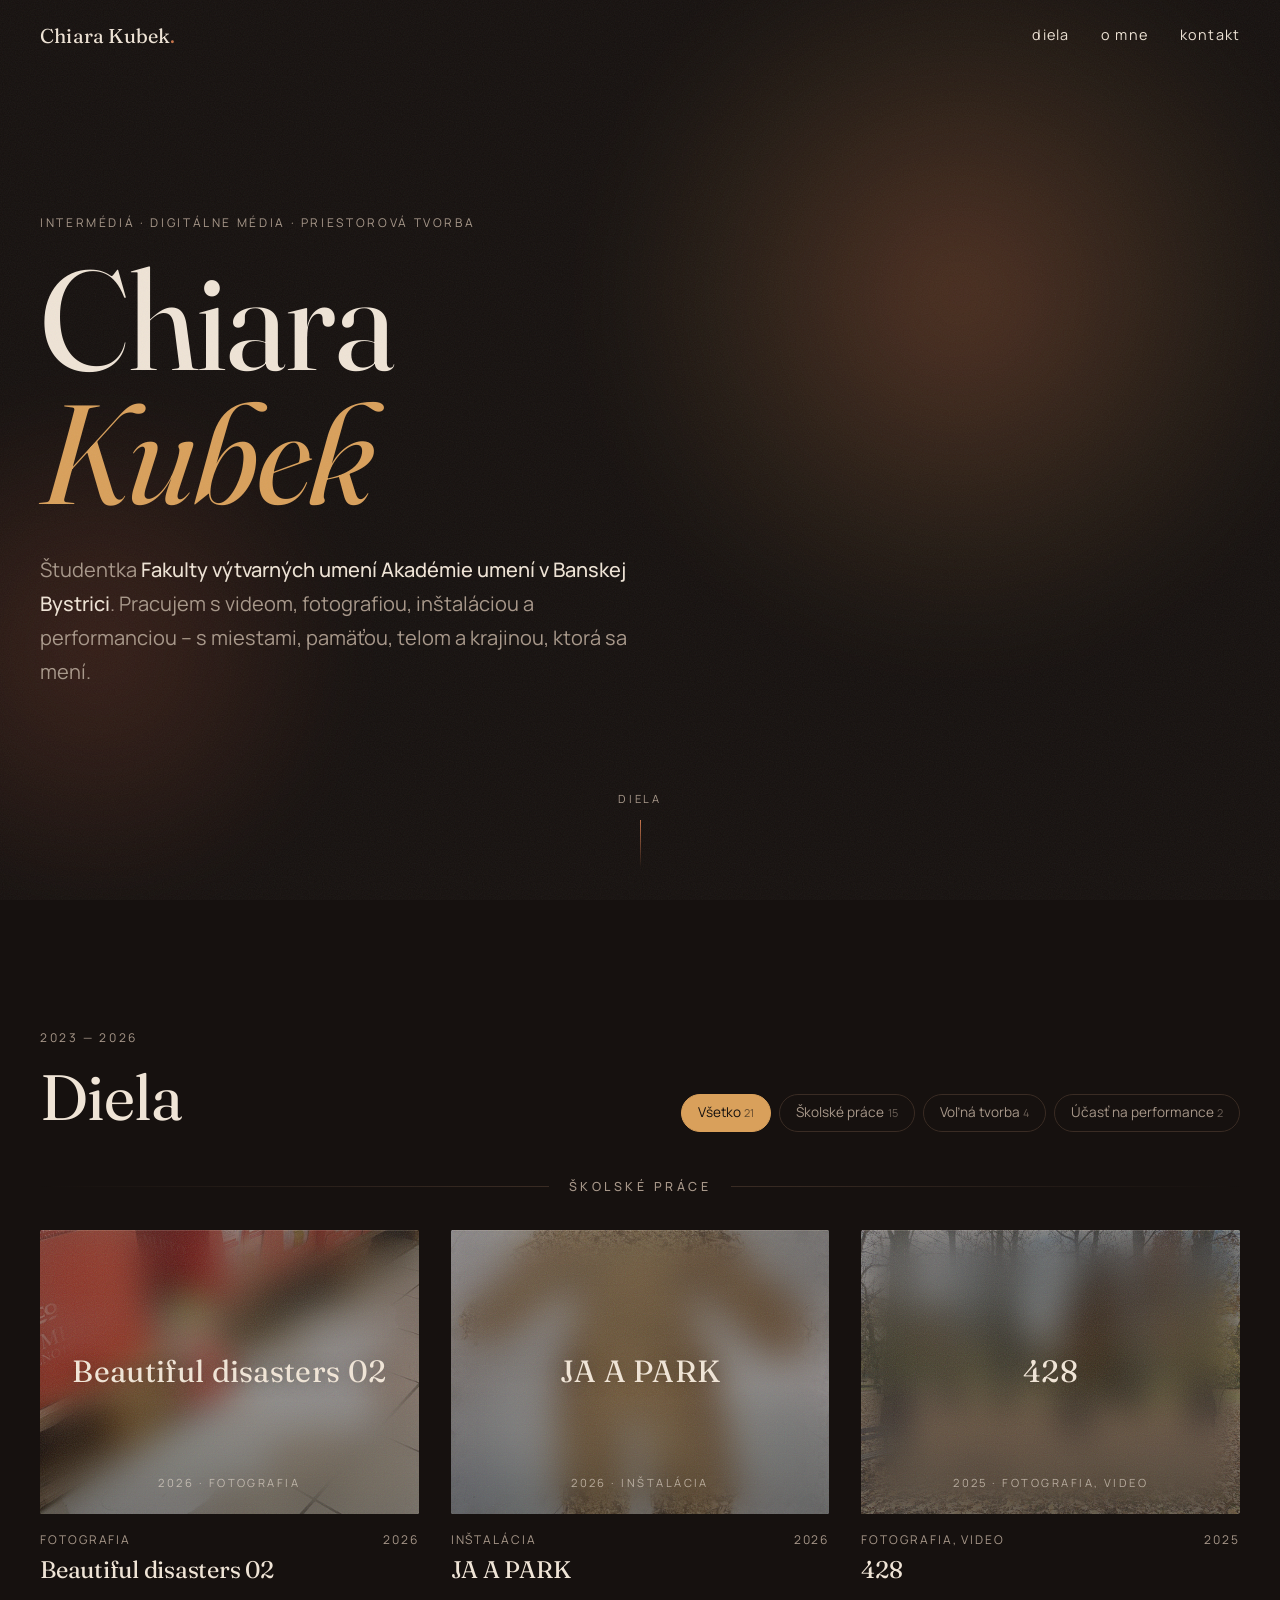
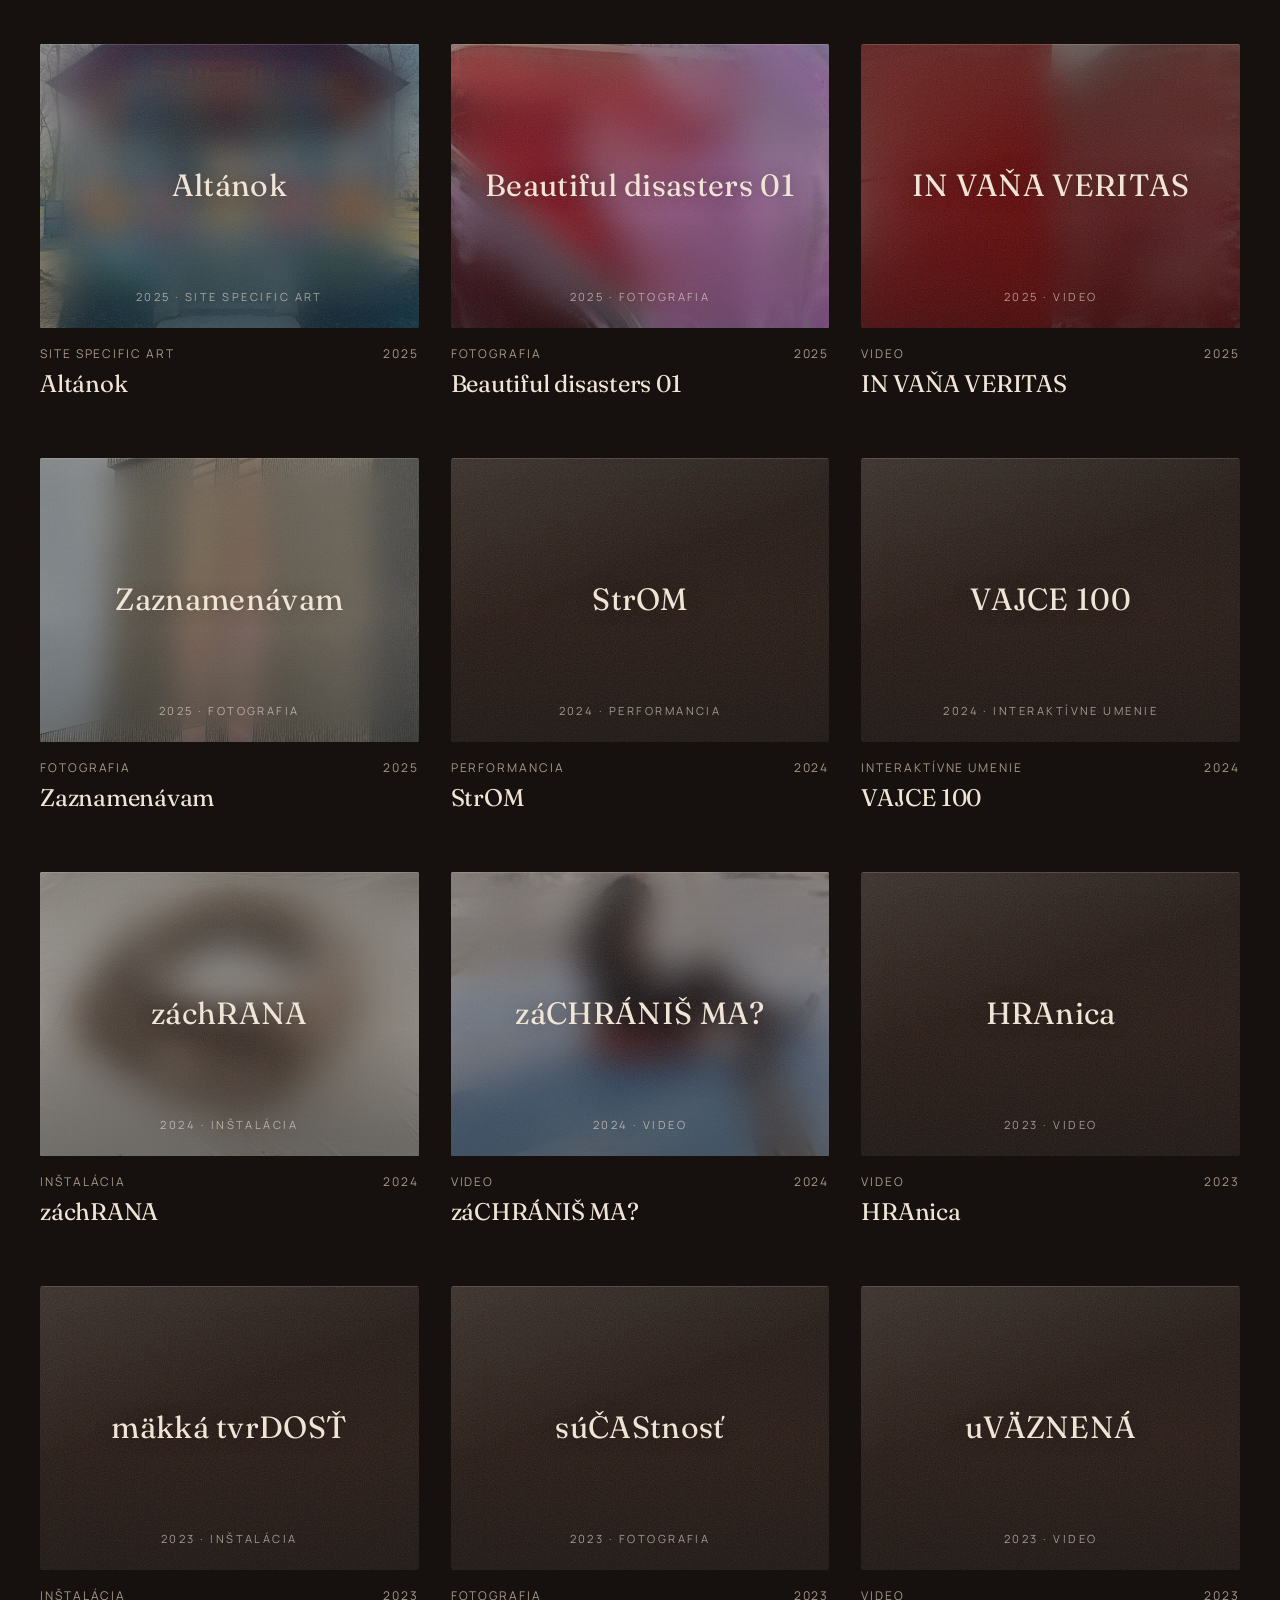
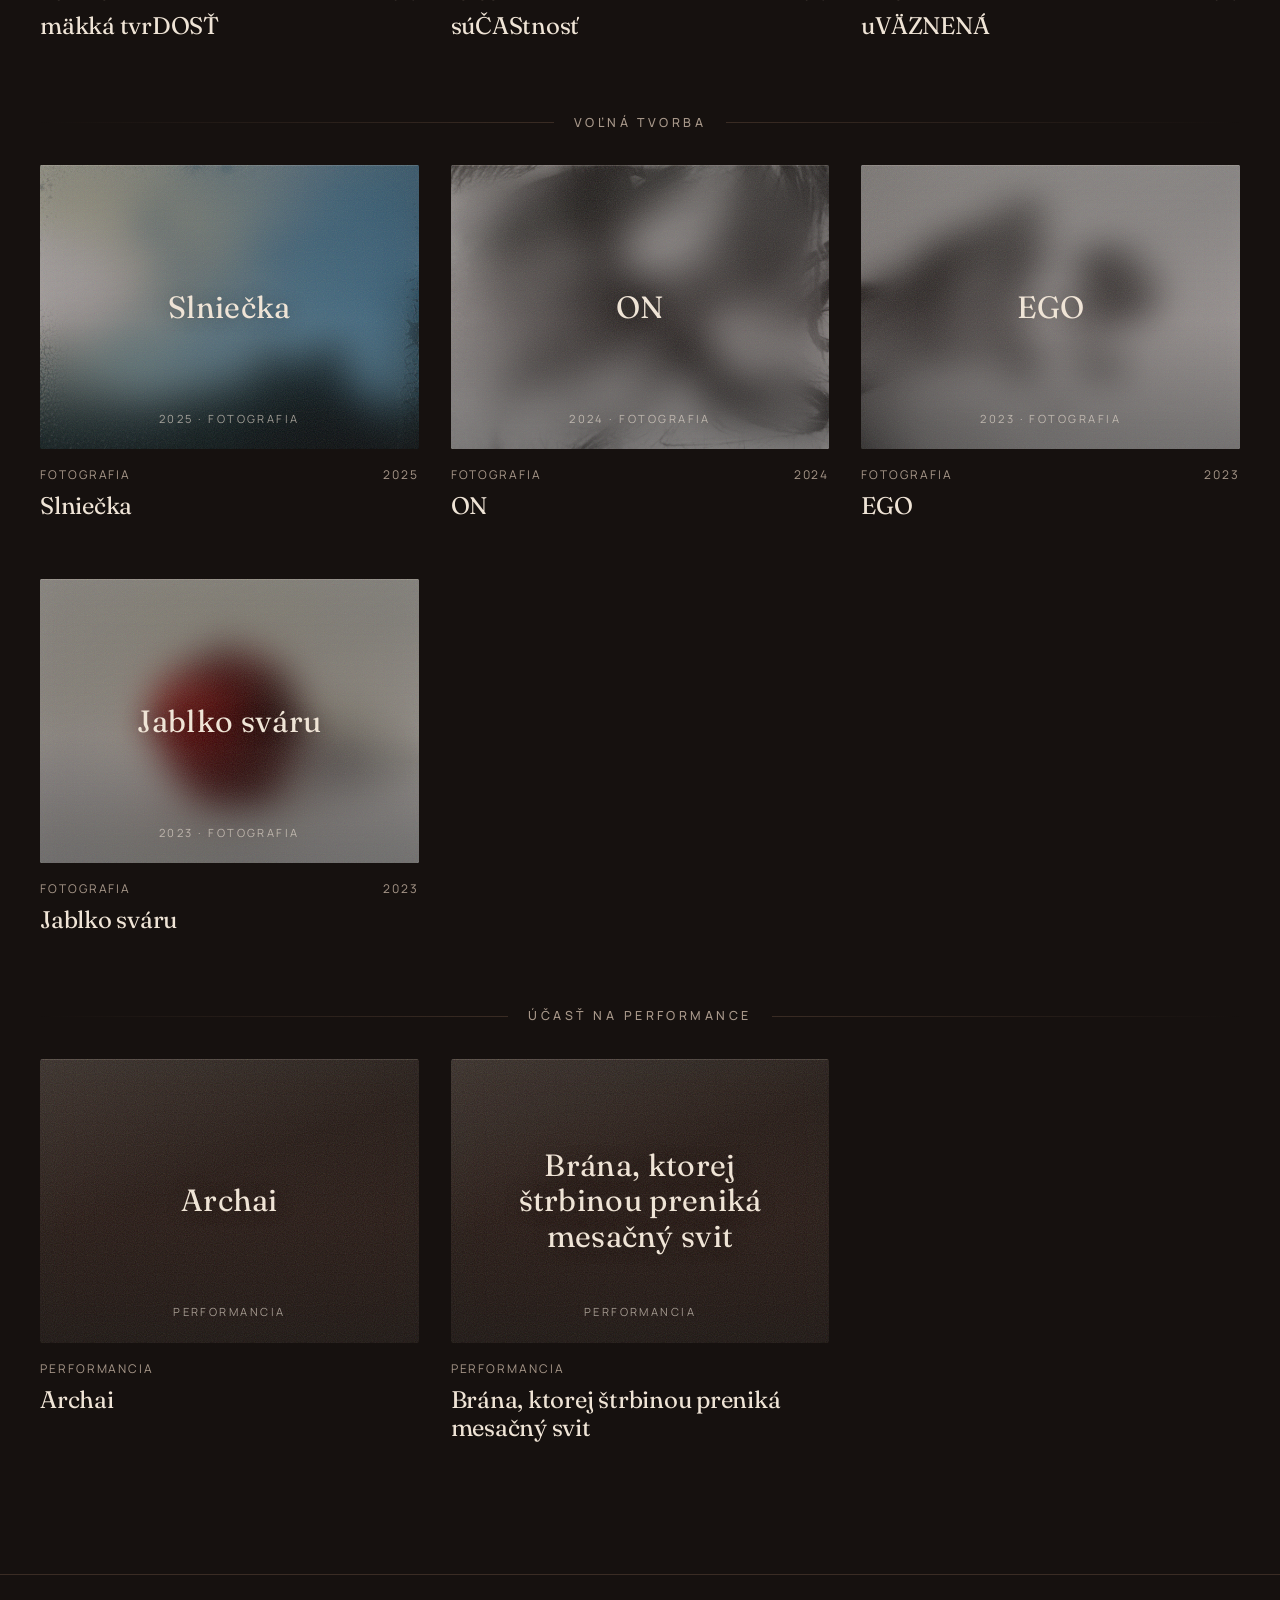
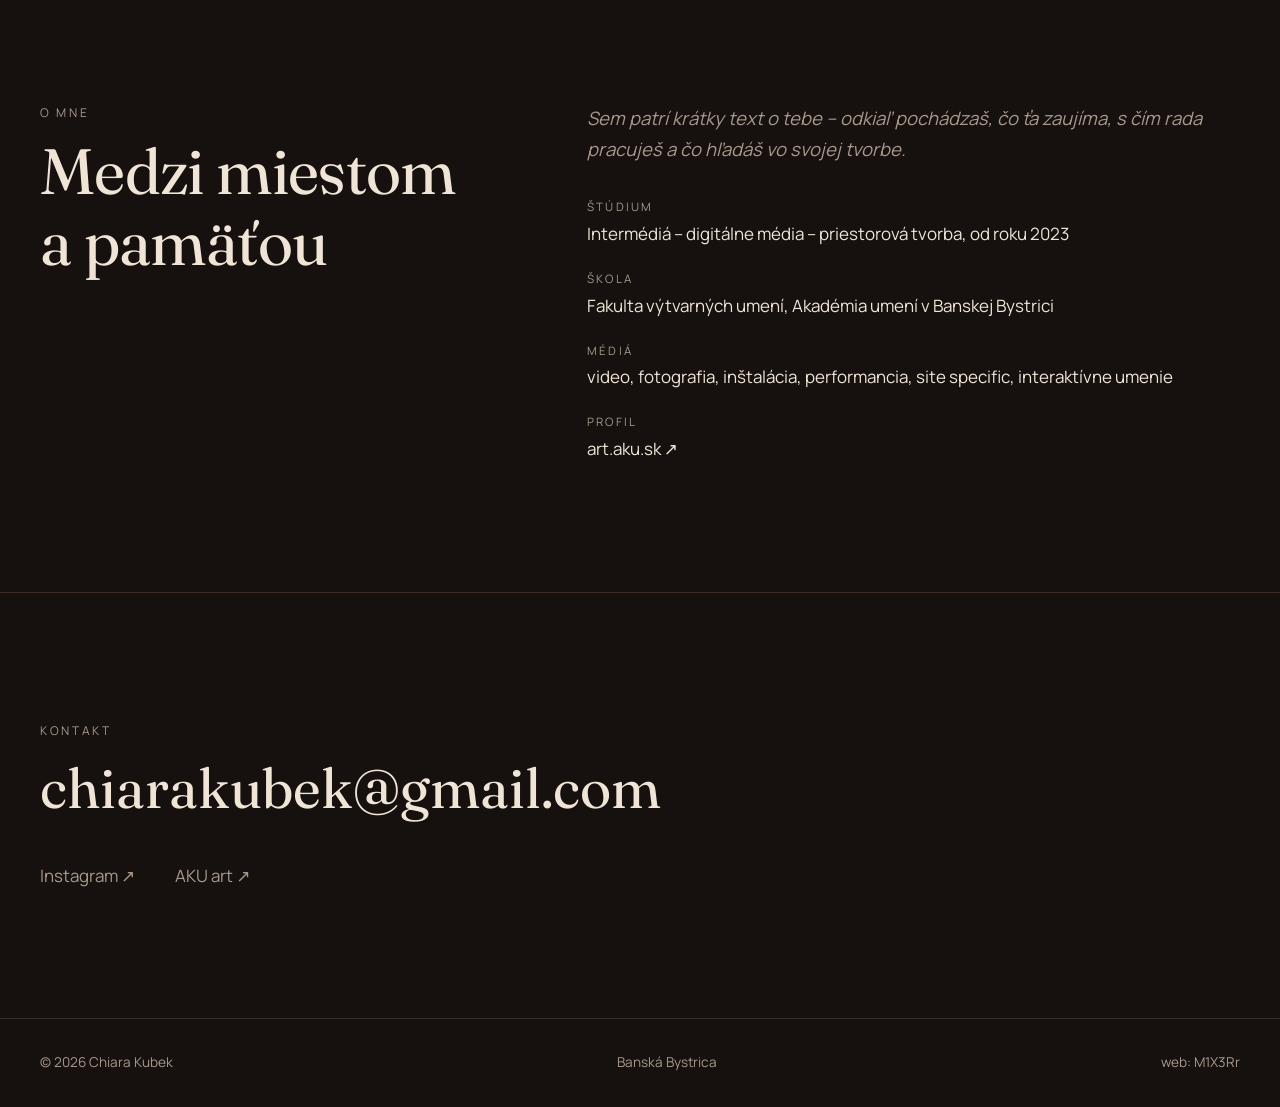
<file: index.html>
<!DOCTYPE html>
<html lang="sk" class="no-js">
<head>
  <meta charset="utf-8">
  <meta name="viewport" content="width=device-width, initial-scale=1">
  <title>Chiara Kubek — portfólio</title>
  <meta name="description" content="Portfólio Chiary Kubek – Intermédiá, digitálne média a priestorová tvorba, Fakulta výtvarných umení AKU v Banskej Bystrici.">
  <meta property="og:title" content="Chiara Kubek — portfólio">
  <meta property="og:description" content="Intermédiá – digitálne média – priestorová tvorba">
  <meta property="og:type" content="website">
  <meta name="theme-color" content="#16110f">
  <link rel="icon" href="assets/img/favicon.svg" type="image/svg+xml">
  <link rel="preconnect" href="https://fonts.googleapis.com">
  <link rel="preconnect" href="https://fonts.gstatic.com" crossorigin>
  <link rel="stylesheet" href="https://fonts.googleapis.com/css2?family=Fraunces:ital,opsz,wght@0,9..144,300..500;1,9..144,300..500&family=Manrope:wght@300..600&display=swap">
  <link rel="stylesheet" href="assets/css/style.css">
</head>
<body>
  <header class="site-header">
    <div class="wrap">
      <a class="brand" href="index.html">Chiara Kubek<span>.</span></a>
      <button class="nav-toggle" type="button" aria-label="Menu" aria-expanded="false" aria-controls="nav">
        <span></span><span></span>
      </button>
      <nav class="nav" id="nav">
        <a class="link" href="#diela">diela</a>
        <a class="link" href="#o-mne">o mne</a>
        <a class="link" href="#kontakt">kontakt</a>
      </nav>
    </div>
  </header>

  <main>
    <section class="hero">
      <div class="hero-glow" aria-hidden="true"></div>
      <div class="hero-glow alt" aria-hidden="true"></div>
      <div class="wrap">
        <p class="eyebrow reveal">Intermédiá · digitálne média · priestorová tvorba</p>
        <h1 class="reveal" style="--delay: 120ms">Chiara<br><em>Kubek</em></h1>
        <p class="hero-lead reveal" style="--delay: 260ms">
          Študentka <strong>Fakulty výtvarných umení Akadémie umení v Banskej Bystrici</strong>.
          Pracujem s videom, fotografiou, inštaláciou a performanciou – s miestami,
          pamäťou, telom a krajinou, ktorá sa mení.
        </p>
      </div>
      <a class="scroll-hint" href="#diela">diela</a>
    </section>

    <section class="section" id="diela">
      <div class="wrap">
        <div class="section-head">
          <div>
            <p class="eyebrow reveal">2023 — 2026</p>
            <h2 class="reveal">Diela</h2>
          </div>
          <div class="filters reveal" role="group" aria-label="Filtrovať podľa skupiny" id="filters"></div>
        </div>
        <div class="grid" id="works-grid"></div>
      </div>
    </section>

    <section class="section" id="o-mne">
      <div class="wrap about">
        <div>
          <p class="eyebrow reveal">O mne</p>
          <h2 class="section-title reveal">Medzi miestom<br>a&nbsp;pamäťou</h2>
        </div>
        <div class="about-text">
          <p class="placeholder reveal">
            Sem patrí krátky text o tebe – odkiaľ pochádzaš, čo ťa zaujíma, s čím rada pracuješ
            a čo hľadáš vo svojej tvorbe.
          </p>
          <dl class="facts reveal">
            <div>
              <dt>Štúdium</dt>
              <dd>Intermédiá – digitálne média – priestorová tvorba, od roku 2023</dd>
            </div>
            <div>
              <dt>Škola</dt>
              <dd>Fakulta výtvarných umení, Akadémia umení v Banskej Bystrici</dd>
            </div>
            <div>
              <dt>Médiá</dt>
              <dd>video, fotografia, inštalácia, performancia, site specific, interaktívne umenie</dd>
            </div>
            <div>
              <dt>Profil</dt>
              <dd><a class="link" href="https://art.aku.sk/autori/971/chiara-kubekova" target="_blank" rel="noopener">art.aku.sk ↗</a></dd>
            </div>
          </dl>
        </div>
      </div>
    </section>

    <section class="section" id="kontakt">
      <div class="wrap">
        <p class="eyebrow reveal">Kontakt</p>
        <a class="contact-big link reveal" href="mailto:chiarakubek@gmail.com">chiarakubek@gmail.com</a>
        <ul class="contact-list reveal">
          <li><a class="link" href="https://www.instagram.com/" target="_blank" rel="noopener">Instagram ↗</a></li>
          <li><a class="link" href="https://art.aku.sk/autori/971/chiara-kubekova" target="_blank" rel="noopener">AKU art ↗</a></li>
        </ul>
      </div>
    </section>
  </main>

  <footer class="site-footer">
    <div class="wrap">
      <span>© <span data-year></span> Chiara Kubek</span>
      <span>Banská Bystrica</span>
      <span>web: <a class="link" href="https://github.com/M1X3Rr" target="_blank" rel="noopener">M1X3Rr</a></span>
    </div>
  </footer>

  <script src="assets/js/works.js"></script>
  <script src="assets/js/main.js"></script>
</body>
</html>
</file>
<file: assets/css/style.css>
:root {
  --bg: #16110f;
  --surface: #211915;
  --surface-2: #2a201b;
  --line: #3a2c24;
  --text: #efe4d6;
  --muted: #a8988a;
  --accent: #c8734a;
  --amber: #d9a05b;

  --font-display: "Fraunces", Georgia, "Times New Roman", serif;
  --font-body: "Manrope", system-ui, -apple-system, "Segoe UI", sans-serif;

  --ease: cubic-bezier(0.22, 0.61, 0.36, 1);
  --slow: 900ms;
  --mid: 500ms;
  --fast: 250ms;

  --wrap: min(1200px, 100% - 3rem);
  --header-h: 4.5rem;
}

*,
*::before,
*::after {
  box-sizing: border-box;
}

html {
  scroll-behavior: smooth;
  scroll-padding-top: var(--header-h);
}

body {
  margin: 0;
  min-height: 100vh;
  background: var(--bg);
  color: var(--text);
  font-family: var(--font-body);
  font-size: 1.0625rem;
  line-height: 1.7;
  -webkit-font-smoothing: antialiased;
  animation: page-in var(--slow) var(--ease) both;
}

/* Film grain over the whole page */
body::after {
  content: "";
  position: fixed;
  inset: 0;
  pointer-events: none;
  z-index: 100;
  opacity: 0.06;
  background-image: url("data:image/svg+xml,%3Csvg xmlns='http://www.w3.org/2000/svg' width='160' height='160'%3E%3Cfilter id='n'%3E%3CfeTurbulence type='fractalNoise' baseFrequency='0.85' numOctaves='3' stitchTiles='stitch'/%3E%3C/filter%3E%3Crect width='100%25' height='100%25' filter='url(%23n)'/%3E%3C/svg%3E");
}

img,
video,
iframe {
  display: block;
  max-width: 100%;
}

a {
  color: inherit;
  text-decoration: none;
}

::selection {
  background: var(--accent);
  color: var(--bg);
}

:focus-visible {
  outline: 2px solid var(--amber);
  outline-offset: 3px;
  border-radius: 2px;
}

h1,
h2,
h3 {
  font-family: var(--font-display);
  font-weight: 400;
  line-height: 1.1;
  margin: 0;
  letter-spacing: -0.01em;
}

p {
  margin: 0 0 1.1em;
}

.wrap {
  width: var(--wrap);
  margin-inline: auto;
}

.eyebrow {
  font-size: 0.75rem;
  letter-spacing: 0.22em;
  text-transform: uppercase;
  color: var(--muted);
}

.link {
  background-image: linear-gradient(var(--accent), var(--accent));
  background-size: 0% 1px;
  background-position: 0 100%;
  background-repeat: no-repeat;
  transition: background-size var(--mid) var(--ease), color var(--fast);
}

.link:hover,
.link:focus-visible {
  background-size: 100% 1px;
  color: var(--amber);
}

/* ---------- Header ---------- */

.site-header {
  position: fixed;
  inset: 0 0 auto;
  z-index: 50;
  height: var(--header-h);
  display: flex;
  align-items: center;
  transition: background var(--mid) var(--ease), border-color var(--mid) var(--ease);
  border-bottom: 1px solid transparent;
}

.site-header.is-scrolled {
  background: rgba(22, 17, 15, 0.82);
  backdrop-filter: blur(10px);
  -webkit-backdrop-filter: blur(10px);
  border-color: var(--line);
}

.site-header .wrap {
  display: flex;
  align-items: center;
  justify-content: space-between;
  gap: 1rem;
}

.brand {
  position: relative;
  z-index: 60;
  font-family: var(--font-display);
  font-size: 1.25rem;
  letter-spacing: 0.01em;
}

.brand span {
  color: var(--accent);
}

.nav {
  display: flex;
  gap: 2rem;
  font-size: 0.9rem;
  letter-spacing: 0.08em;
  text-transform: lowercase;
}

.nav-toggle {
  display: none;
  background: none;
  border: 0;
  color: var(--text);
  width: 2.5rem;
  height: 2.5rem;
  padding: 0;
  cursor: pointer;
  position: relative;
  z-index: 60;
}

.nav-toggle span {
  position: absolute;
  left: 0.5rem;
  right: 0.5rem;
  height: 1px;
  background: currentColor;
  transition: transform var(--mid) var(--ease), top var(--mid) var(--ease);
}

.nav-toggle span:first-child {
  top: 1rem;
}

.nav-toggle span:last-child {
  top: 1.5rem;
}

.nav-open .nav-toggle span:first-child {
  top: 1.25rem;
  transform: rotate(45deg);
}

.nav-open .nav-toggle span:last-child {
  top: 1.25rem;
  transform: rotate(-45deg);
}

@media (max-width: 720px) {
  .nav-toggle {
    display: block;
  }

  .nav {
    position: fixed;
    inset: 0;
    flex-direction: column;
    align-items: center;
    justify-content: center;
    gap: 2.5rem;
    background: var(--bg);
    font-family: var(--font-display);
    font-size: 2rem;
    text-transform: none;
    letter-spacing: 0;
    opacity: 0;
    visibility: hidden;
    transition: opacity var(--mid) var(--ease), visibility var(--mid);
  }

  .nav-open .nav {
    opacity: 1;
    visibility: visible;
  }

  .nav-open {
    overflow: hidden;
  }

  /* backdrop-filter would make the header the containing block of the fixed .nav overlay */
  .nav-open .site-header {
    backdrop-filter: none;
    -webkit-backdrop-filter: none;
  }
}

/* ---------- Hero ---------- */

.hero {
  position: relative;
  min-height: 100vh;
  min-height: 100svh;
  display: flex;
  align-items: center;
  overflow: hidden;
  padding-block: calc(var(--header-h) + 2rem) 5rem;
}

.hero-glow {
  position: absolute;
  width: 60vmax;
  height: 60vmax;
  left: 45%;
  top: -10%;
  border-radius: 50%;
  background: radial-gradient(circle, rgba(200, 115, 74, 0.32), rgba(217, 160, 91, 0.08) 45%, transparent 70%);
  filter: blur(40px);
  animation: drift 22s ease-in-out infinite alternate;
  pointer-events: none;
}

.hero-glow.alt {
  width: 45vmax;
  height: 45vmax;
  left: -15%;
  top: 40%;
  background: radial-gradient(circle, rgba(140, 70, 50, 0.3), transparent 65%);
  animation-duration: 28s;
  animation-direction: alternate-reverse;
}

.hero .wrap {
  position: relative;
}

.hero h1 {
  font-size: clamp(3.2rem, 11vw, 9rem);
  line-height: 0.95;
  margin: 1.25rem 0 2rem;
}

.hero h1 em {
  font-style: italic;
  color: var(--amber);
}

.hero-lead {
  max-width: 38rem;
  font-size: clamp(1.05rem, 1.6vw, 1.25rem);
  color: var(--muted);
}

.hero-lead strong {
  color: var(--text);
  font-weight: 500;
}

.scroll-hint {
  position: absolute;
  left: 50%;
  bottom: 2rem;
  transform: translateX(-50%);
  display: flex;
  flex-direction: column;
  align-items: center;
  gap: 0.75rem;
  font-size: 0.7rem;
  letter-spacing: 0.25em;
  text-transform: uppercase;
  color: var(--muted);
}

.scroll-hint::after {
  content: "";
  width: 1px;
  height: 3rem;
  background: linear-gradient(var(--accent), transparent);
  animation: breathe 3s ease-in-out infinite;
  transform-origin: top;
}

/* ---------- Sections ---------- */

.section {
  padding-block: clamp(5rem, 10vw, 8rem);
}

.section + .section {
  border-top: 1px solid var(--line);
}

.section-head {
  display: flex;
  flex-wrap: wrap;
  align-items: flex-end;
  justify-content: space-between;
  gap: 1.5rem 3rem;
  margin-bottom: 3rem;
}

.section-head h2,
.section-title {
  font-size: clamp(2.4rem, 5vw, 4rem);
}

/* ---------- Filters ---------- */

.filters {
  display: flex;
  flex-wrap: wrap;
  gap: 0.5rem;
}

.chip {
  font: inherit;
  font-size: 0.85rem;
  color: var(--muted);
  background: transparent;
  border: 1px solid var(--line);
  border-radius: 999px;
  padding: 0.4rem 1rem;
  cursor: pointer;
  transition: color var(--fast), border-color var(--fast), background var(--mid) var(--ease);
}

.chip:hover {
  color: var(--text);
  border-color: var(--muted);
}

.chip[aria-pressed="true"] {
  color: var(--bg);
  background: var(--amber);
  border-color: var(--amber);
}

.chip .count {
  opacity: 0.6;
  margin-left: 0.3em;
  font-size: 0.8em;
}

/* ---------- Works groups + grid ---------- */

#works-grid {
  display: flex;
  flex-direction: column;
  gap: 4.5rem;
  transition: opacity var(--fast) var(--ease);
}

#works-grid.is-fading {
  opacity: 0;
}

.works-group {
  display: flex;
  flex-direction: column;
  gap: 2.25rem;
}

.works-group-title {
  display: flex;
  align-items: center;
  gap: 1.25rem;
  margin: 0;
  font-family: var(--font-body);
  font-size: 0.78rem;
  font-weight: 500;
  letter-spacing: 0.28em;
  text-transform: uppercase;
  color: var(--muted);
}

.works-group-title::before,
.works-group-title::after {
  content: "";
  flex: 1;
  height: 1px;
  background: linear-gradient(90deg, transparent, var(--line), transparent);
}

.works-group-title::before {
  background: linear-gradient(90deg, transparent, var(--line));
}

.works-group-title::after {
  background: linear-gradient(90deg, var(--line), transparent);
}

.works-group-title span {
  flex: 0 0 auto;
  white-space: nowrap;
}

.grid {
  display: grid;
  grid-template-columns: repeat(3, 1fr);
  gap: 3.5rem 2rem;
}

@media (max-width: 980px) {
  .grid {
    grid-template-columns: repeat(2, 1fr);
  }
}

@media (max-width: 600px) {
  #works-grid {
    gap: 3.25rem;
  }

  .grid {
    grid-template-columns: 1fr;
    gap: 2.5rem;
  }
}

.card {
  display: block;
}

.card-media {
  position: relative;
  aspect-ratio: 4 / 3;
  overflow: hidden;
  background: var(--surface);
  border-radius: 2px;
  isolation: isolate;
}

.card-preview {
  width: 100%;
  height: 100%;
  object-fit: cover;
  transform: scale(1.02);
  filter: saturate(0.85) brightness(0.88);
  transition:
    transform 1.4s var(--ease),
    filter var(--slow) var(--ease);
}

/* Frosted glass over the preview — tint picks up the image underneath */
.card-glass {
  position: absolute;
  inset: 0;
  z-index: 1;
  display: flex;
  flex-direction: column;
  align-items: center;
  justify-content: center;
  gap: 0.85rem;
  padding: 1.5rem;
  text-align: center;
  color: var(--text);
  background:
    linear-gradient(160deg, rgba(239, 228, 214, 0.1), transparent 42%),
    linear-gradient(to top, rgba(22, 17, 15, 0.42), rgba(42, 23, 18, 0.28) 45%, rgba(33, 25, 21, 0.35));
  backdrop-filter: blur(18px) saturate(1.35) brightness(0.95);
  -webkit-backdrop-filter: blur(18px) saturate(1.35) brightness(0.95);
  box-shadow: inset 0 1px 0 rgba(239, 228, 214, 0.14);
  opacity: 1;
  transition:
    opacity var(--slow) var(--ease),
    backdrop-filter var(--slow) var(--ease),
    -webkit-backdrop-filter var(--slow) var(--ease),
    background var(--slow) var(--ease);
}

.card-glass::before {
  content: "";
  position: absolute;
  inset: 0;
  pointer-events: none;
  opacity: 0.22;
  mix-blend-mode: overlay;
  background-image: url("data:image/svg+xml,%3Csvg xmlns='http://www.w3.org/2000/svg' width='160' height='160'%3E%3Cfilter id='n'%3E%3CfeTurbulence type='fractalNoise' baseFrequency='0.9' numOctaves='2' stitchTiles='stitch'/%3E%3C/filter%3E%3Crect width='100%25' height='100%25' filter='url(%23n)'/%3E%3C/svg%3E");
}

/* Stronger frost when the under-image is still a titled SVG placeholder */
.card-media.is-placeholder .card-glass {
  background:
    linear-gradient(160deg, rgba(239, 228, 214, 0.12), transparent 42%),
    linear-gradient(to top, rgba(22, 17, 15, 0.55), rgba(42, 23, 18, 0.4) 45%, rgba(33, 25, 21, 0.48));
  backdrop-filter: blur(28px) saturate(1.4) brightness(0.92);
  -webkit-backdrop-filter: blur(28px) saturate(1.4) brightness(0.92);
}

.card-glass-title {
  position: relative;
  font-family: var(--font-display);
  font-size: clamp(1.35rem, 2.4vw, 2rem);
  font-weight: 400;
  line-height: 1.15;
  letter-spacing: 0.01em;
  max-width: 16ch;
  text-wrap: balance;
  text-shadow: 0 1px 18px rgba(22, 17, 15, 0.35);
  transition: opacity var(--mid) var(--ease), transform var(--slow) var(--ease);
}

.card-glass-meta {
  position: absolute;
  left: 50%;
  bottom: 1.35rem;
  transform: translateX(-50%);
  font-size: 0.7rem;
  letter-spacing: 0.22em;
  text-transform: uppercase;
  color: rgba(239, 228, 214, 0.62);
  white-space: nowrap;
  transition: opacity var(--mid) var(--ease), transform var(--slow) var(--ease);
}

.card:hover .card-preview,
.card:focus-visible .card-preview {
  transform: scale(1.06);
  filter: saturate(1.05) brightness(1);
}

.card:hover .card-glass,
.card:focus-visible .card-glass {
  opacity: 0;
  backdrop-filter: blur(0) saturate(1);
  -webkit-backdrop-filter: blur(0) saturate(1);
  background: transparent;
  pointer-events: none;
}

.card:hover .card-glass-title,
.card:focus-visible .card-glass-title {
  transform: translateY(-6px);
}

.card:hover .card-glass-meta,
.card:focus-visible .card-glass-meta {
  transform: translate(-50%, 8px);
  opacity: 0;
}

.card-body {
  padding-top: 1rem;
}

.card-meta {
  display: flex;
  justify-content: space-between;
  gap: 1rem;
  font-size: 0.75rem;
  letter-spacing: 0.16em;
  text-transform: uppercase;
  color: var(--muted);
}

.card-title {
  display: inline-block;
  margin-top: 0.4rem;
  font-family: var(--font-display);
  font-size: 1.5rem;
  line-height: 1.2;
  background-image: linear-gradient(var(--accent), var(--accent));
  background-size: 0% 1px;
  background-position: 0 100%;
  background-repeat: no-repeat;
  padding-bottom: 0.15rem;
  transition: background-size var(--slow) var(--ease), transform var(--mid) var(--ease), color var(--mid);
}

.card:hover .card-title,
.card:focus-visible .card-title {
  background-size: 100% 1px;
  transform: translateX(4px);
  color: var(--amber);
}

/* ---------- About / contact ---------- */

.about {
  display: grid;
  grid-template-columns: 1fr 1.4fr;
  gap: 3rem 5rem;
}

.about-text p {
  font-size: 1.15rem;
}

.about-text .placeholder {
  color: var(--muted);
  font-style: italic;
}

.facts {
  margin: 2rem 0 0;
  display: grid;
  gap: 1.25rem;
}

.facts dt {
  font-size: 0.72rem;
  letter-spacing: 0.2em;
  text-transform: uppercase;
  color: var(--muted);
}

.facts dd {
  margin: 0.2rem 0 0;
}

@media (max-width: 820px) {
  .about {
    grid-template-columns: 1fr;
  }
}

.contact-big {
  font-family: var(--font-display);
  font-size: clamp(1.8rem, 5vw, 3.5rem);
  line-height: 1.2;
  word-break: break-word;
}

.contact-list {
  list-style: none;
  padding: 0;
  margin: 2.5rem 0 0;
  display: flex;
  flex-wrap: wrap;
  gap: 1rem 2.5rem;
  color: var(--muted);
}

/* ---------- Footer ---------- */

.site-footer {
  border-top: 1px solid var(--line);
  padding-block: 2rem;
  font-size: 0.85rem;
  color: var(--muted);
}

.site-footer .wrap {
  display: flex;
  flex-wrap: wrap;
  justify-content: space-between;
  gap: 1rem;
}

/* ---------- Detail page ---------- */

.detail {
  padding-top: calc(var(--header-h) + clamp(2rem, 6vw, 5rem));
  padding-bottom: 4rem;
}

.back {
  display: inline-flex;
  align-items: center;
  gap: 0.5rem;
  font-size: 0.85rem;
  color: var(--muted);
  transition: color var(--fast), gap var(--mid) var(--ease);
}

.back:hover {
  color: var(--amber);
  gap: 0.85rem;
}

.detail-title {
  font-size: clamp(2.6rem, 8vw, 6rem);
  margin: 1.5rem 0 3rem;
  max-width: 18ch;
  overflow-wrap: break-word;
}

.detail-cover {
  background: var(--surface);
  margin-bottom: clamp(3rem, 6vw, 5rem);
}

.detail-cover img {
  display: block;
  width: 100%;
  height: auto;
  animation: settle 1.8s var(--ease) both;
}

.detail-body {
  display: grid;
  grid-template-columns: 1fr 2fr;
  gap: 3rem 5rem;
}

.detail-meta {
  align-self: start;
}

@media (min-width: 821px) {
  .detail-meta {
    position: sticky;
    top: calc(var(--header-h) + 1.5rem);
  }
}

@media (max-width: 820px) {
  .detail-body {
    grid-template-columns: 1fr;
    gap: 2.5rem;
  }
}

.detail-text {
  max-width: 40rem;
  font-size: 1.12rem;
}

.detail-text p {
  white-space: pre-line;
}

.detail-text h3 {
  font-size: 1.35rem;
  color: var(--amber);
  margin: 2rem 0 0.6rem;
}

.detail-text > :first-child {
  margin-top: 0;
}

.media-block {
  margin-top: clamp(4rem, 8vw, 6rem);
}

.media-block h2 {
  font-size: 1.8rem;
  margin-bottom: 1.5rem;
}

.videos {
  display: grid;
  gap: 2rem;
}

.video-frame {
  position: relative;
  aspect-ratio: 16 / 9;
  background: var(--surface);
}

.video-frame iframe,
.video-frame video {
  position: absolute;
  inset: 0;
  width: 100%;
  height: 100%;
  border: 0;
}

.gallery {
  display: grid;
  grid-template-columns: 1fr;
  gap: 1.5rem;
}

.gallery button {
  display: block;
  width: 100%;
  padding: 0;
  border: 0;
  background: var(--surface);
  cursor: zoom-in;
}

.gallery img {
  display: block;
  width: 100%;
  height: auto;
  transition: opacity var(--mid);
  opacity: 0.95;
}

.gallery button:hover img {
  opacity: 1;
}

.pager {
  display: grid;
  grid-template-columns: 1fr 1fr;
  gap: 2rem;
  margin-top: clamp(4rem, 8vw, 7rem);
  padding-top: 2rem;
  border-top: 1px solid var(--line);
}

.pager a {
  display: block;
}

.pager .next {
  text-align: right;
}

.pager-title {
  display: block;
  font-family: var(--font-display);
  font-size: clamp(1.2rem, 2.5vw, 1.8rem);
  line-height: 1.25;
  margin-top: 0.35rem;
  transition: color var(--mid), transform var(--mid) var(--ease);
}

.pager .prev:hover .pager-title {
  color: var(--amber);
  transform: translateX(-4px);
}

.pager .next:hover .pager-title {
  color: var(--amber);
  transform: translateX(4px);
}

.not-found {
  min-height: 70vh;
  display: flex;
  flex-direction: column;
  justify-content: center;
  gap: 1.5rem;
}

.not-found h1 {
  font-size: clamp(2.5rem, 7vw, 5rem);
}

/* ---------- Lightbox ---------- */

.lightbox {
  position: fixed;
  inset: 0;
  z-index: 90;
  display: flex;
  align-items: center;
  justify-content: center;
  padding: 4rem clamp(1rem, 6vw, 4.5rem);
  background: rgba(14, 10, 9, 0.94);
  opacity: 0;
  visibility: hidden;
  transition: opacity var(--mid) var(--ease), visibility var(--mid);
}

.lightbox.is-open {
  opacity: 1;
  visibility: visible;
}

.lightbox img {
  max-height: 100%;
  object-fit: contain;
  transform: scale(0.97);
  transition: transform var(--slow) var(--ease), opacity var(--fast);
}

.lightbox.is-open img {
  transform: scale(1);
}

.lightbox button {
  position: absolute;
  z-index: 1;
  background: none;
  border: 0;
  color: var(--text);
  font: inherit;
  font-size: 1.8rem;
  line-height: 1;
  width: 3rem;
  height: 3rem;
  cursor: pointer;
  opacity: 0.7;
  transition: opacity var(--fast), color var(--fast);
}

.lightbox button:hover {
  opacity: 1;
  color: var(--amber);
}

.lb-close {
  top: 1rem;
  right: 1rem;
}

.lb-prev {
  left: 0.5rem;
  top: 50%;
  transform: translateY(-50%);
}

.lb-next {
  right: 0.5rem;
  top: 50%;
  transform: translateY(-50%);
}

.lb-count {
  position: absolute;
  bottom: 1.25rem;
  left: 50%;
  transform: translateX(-50%);
  font-size: 0.8rem;
  letter-spacing: 0.2em;
  color: var(--muted);
}

/* ---------- Reveal on scroll ---------- */

.reveal {
  opacity: 0;
  transform: translateY(24px);
  transition: opacity var(--slow) var(--ease), transform var(--slow) var(--ease);
  transition-delay: var(--delay, 0ms);
}

.reveal.is-visible {
  opacity: 1;
  transform: none;
}

.no-js .reveal {
  opacity: 1;
  transform: none;
}

/* ---------- Keyframes ---------- */

@keyframes page-in {
  from {
    opacity: 0;
  }
}

@keyframes drift {
  from {
    transform: translate(0, 0) scale(1);
  }
  to {
    transform: translate(-8%, 10%) scale(1.15);
  }
}

@keyframes breathe {
  0%,
  100% {
    transform: scaleY(0.4);
    opacity: 0.4;
  }
  50% {
    transform: scaleY(1);
    opacity: 1;
  }
}

@keyframes settle {
  from {
    transform: scale(1.06);
    opacity: 0;
  }
}

@media (prefers-reduced-motion: reduce) {
  html {
    scroll-behavior: auto;
  }

  *,
  *::before,
  *::after {
    animation-duration: 0.01ms !important;
    animation-iteration-count: 1 !important;
    transition-duration: 0.01ms !important;
    transition-delay: 0ms !important;
  }

  .reveal {
    opacity: 1;
    transform: none;
  }
}
</file>
